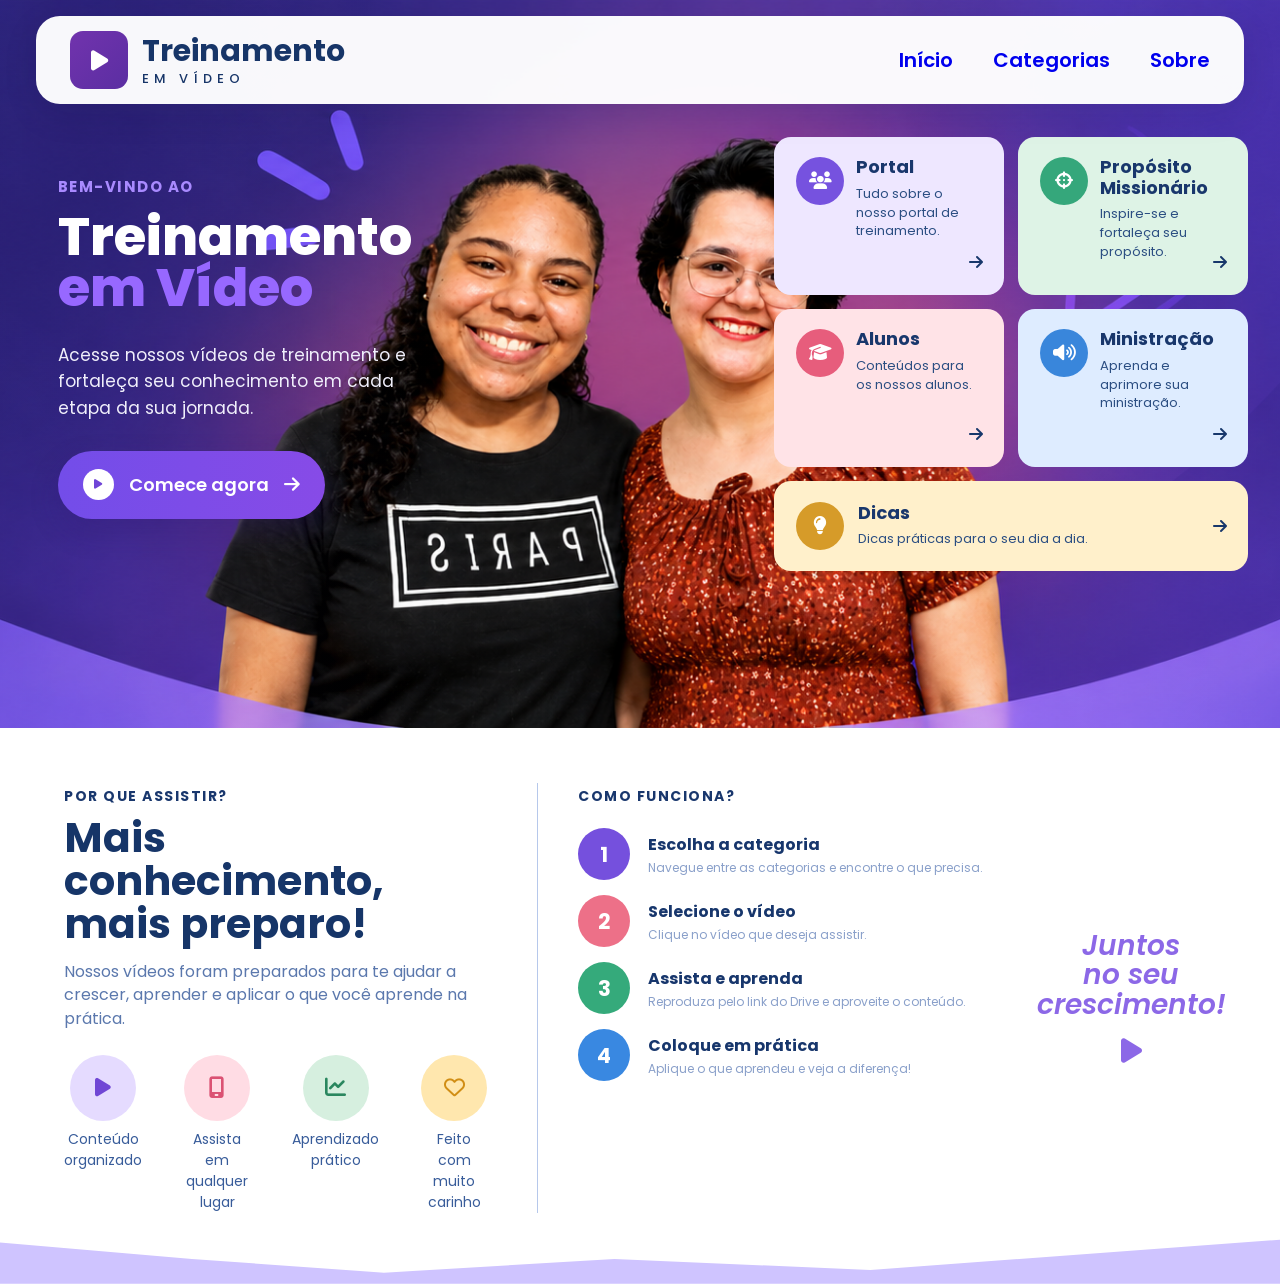
<file: index.html>
<!DOCTYPE html>
<html lang="pt-BR">

<head>
    <meta charset="UTF-8">
    <meta name="viewport" content="width=device-width, initial-scale=1.0">
    <meta name="description" content="Treinamento em vídeo">
    <title>Treinamento em Vídeo</title>

    <!--==============GOOGLE FONTS==============-->
    <link rel="preconnect" href="https://fonts.googleapis.com">
    <link rel="preconnect" href="https://fonts.gstatic.com" crossorigin>
    <link href="https://fonts.googleapis.com/css2?family=Poppins:wght@400;500;600;700;800&display=swap" rel="stylesheet">

    <!--==============FONT AWESOME==============-->
    <link rel="stylesheet" href="https://cdnjs.cloudflare.com/ajax/libs/font-awesome/6.5.2/css/all.min.css">

    <!--==============CSS==============-->
    <link rel="stylesheet" href="./style/styles.css">
</head>

<body>
    <!--==============HERO==============-->
    <section class="hero" id="inicio">

        <!--==============HEADER==============-->
        <header class="header">
            
            <!-- LOGO -->
            <a href="#inicio" class="logo">
                <div class="logo-icon">
                    <i class="fa-solid fa-play"></i>
                </div>

                <div class="logo-text">
                    <strong>Treinamento</strong>
                    <span>EM VÍDEO</span>
                </div>
            </a>

            <!-- MENU -->
            <nav class="menu">
                <a href="#inicio" class="active">Início</a>
                <a href="#categorias">Categorias</a>
                <a href="#sobre">Sobre</a>
            </nav>
        </header>

        <!--==============CONTEÚDO DO HERO==============-->
        <div class="hero-content">
            
            <!--==============TEXTO À ESQUERDA==============-->
            <div class="hero-text">
                <span class="small-title">BEM-VINDO AO</span>
                <h1>Treinamento<span>em Vídeo</span></h1>

                <p>
                    Acesse nossos vídeos de treinamento
                    e fortaleça seu conhecimento em
                    cada etapa da sua jornada.
                </p>

                <a href="#categorias" class="start-button">
                    <span class="button-icon">
                        <i class="fa-solid fa-play"></i>
                    </span>

                    <span>Comece agora</span>
 
                    <i class="fa-solid fa-arrow-right"></i>
                </a>
            </div>

            <!--==============CATEGORIAS À DIREITA==============-->
            <div class="categories" id="categorias">

                <!-- PORTAL -->
                <a href="categorias.html?categoria=portal" class="category-card portal">
                    <div class="category-icon">
                        <i class="fa-solid fa-users"></i>
                    </div>

                    <div class="category-content">
                        <h3>Portal</h3>
                        <p>Tudo sobre o nosso portal de treinamento.</p>
                    </div>

                    <i class="fa-solid fa-arrow-right card-arrow"></i>
                </a>

                <!-- PROPÓSITO MISSIONÁRIO -->
                <a href="categorias.html?categoria=proposito" class="category-card mission">
                    <div class="category-icon">
                        <i class="fa-solid fa-crosshairs"></i>
                    </div>

                    <div class="category-content">
                        <h3>Propósito Missionário</h3>

                        <p>Inspire-se e fortaleça seu propósito.</p>
                    </div>

                    <i class="fa-solid fa-arrow-right card-arrow"></i>
                </a>

                <!-- ALUNOS -->
                <a href="categorias.html?categoria=alunos" class="category-card students">
                    <div class="category-icon">
                        <i class="fa-solid fa-graduation-cap"></i>
                    </div>

                    <div class="category-content">
                        <h3>Alunos</h3>
                        <p>Conteúdos para os nossos alunos.</p>
                    </div>

                    <i class="fa-solid fa-arrow-right card-arrow"></i>
                </a>

                <!-- MINISTRAÇÃO -->
                <a href="categorias.html?categoria=ministracao" class="category-card ministry">
                    <div class="category-icon">
                        <i class="fa-solid fa-volume-high"></i>
                    </div>

                    <div class="category-content">
                        <h3>Ministração</h3>
                        <p>Aprenda e aprimore sua ministração.</p>
                    </div>

                    <i class="fa-solid fa-arrow-right card-arrow"></i>
                </a>

                <!-- DICAS -->
                <a href="categorias.html?categoria=dicas" class="category-card tips">
                    <div class="category-icon">
                        <i class="fa-solid fa-lightbulb"></i>
                    </div>

                    <div class="category-content">
                        <h3>Dicas</h3>
                        <p>Dicas práticas para o seu dia a dia.</p>
                    </div>

                    <i class="fa-solid fa-arrow-right card-arrow"></i>
                </a>
            </div>
        </div>
    </section>

    <!--==============SEÇÃO INFERIOR==============-->
    <section class="information" id="sobre">

        <!--==============POR QUE ASSISTIR==============-->
        <div class="why-section">
            <span class="section-label">POR QUE ASSISTIR?</span>
            <h2>Mais conhecimento,<br>mais preparo!</h2>
            <p class="section-description">
                Nossos vídeos foram preparados para te ajudar
                a crescer, aprender e aplicar o que você aprende
                na prática.
            </p>

            <!-- BENEFÍCIOS -->
            <div class="benefits">
                <div class="benefit">
                    <div class="benefit-icon purple">
                        <i class="fa-solid fa-play"></i>
                    </div>

                    <span>Conteúdo<br>organizado</span>
                </div>

                <div class="benefit">
                    <div class="benefit-icon pink">
                        <i class="fa-solid fa-mobile-screen"></i>
                    </div>

                    <span>Assista em<br>qualquer lugar</span>
                </div>

                <div class="benefit">
                    <div class="benefit-icon green">
                        <i class="fa-solid fa-chart-line"></i>
                    </div>

                    <span>Aprendizado<br>prático</span>
                </div>

                <div class="benefit">
                    <div class="benefit-icon yellow">
                        <i class="fa-regular fa-heart"></i>
                    </div>

                    <span>Feito com<br>muito carinho</span>
                </div>
            </div>
        </div>

        <!--==============COMO FUNCIONA==============-->
        <div class="how-section">
            <span class="section-label">COMO FUNCIONA?</span>

            <div class="steps">
                <!-- ETAPA 1 -->
                <div class="step">
                    <div class="step-number purple-bg">1</div>

                    <div class="step-content">
                        <h3>Escolha a categoria</h3>
                        <p>Navegue entre as categorias e encontre o que precisa.</p>
                    </div>
                </div>

                <!-- ETAPA 2 -->
                <div class="step">
                    <div class="step-number pink-bg">2</div>

                    <div class="step-content">
                        <h3>Selecione o vídeo</h3>
                        <p>Clique no vídeo que deseja assistir.</p>
                    </div>
                </div>

                <!-- ETAPA 3 -->
                <div class="step">
                    <div class="step-number green-bg">3</div>

                    <div class="step-content">
                        <h3>Assista e aprenda</h3>
                        <p>Reproduza pelo link do Drive e aproveite o conteúdo.</p>
                    </div>
                </div>

                <!-- ETAPA 4 -->
                <div class="step">
                    <div class="step-number blue-bg">4</div>

                    <div class="step-content">
                        <h3>Coloque em prática</h3>
                        <p>Aplique o que aprendeu e veja a diferença!</p>
                    </div>
                </div>
            </div>
        </div>

        <!--==============FRASE LATERAL==============-->
        <div class="growth">
            <div class="growth-text">Juntos<br>no seu<br>crescimento!</div>
            <i class="fa-solid fa-play"></i>
        </div>
    </section>

    <script src="./scripts/categorias.js"></script>
</body>
</html>
</file>
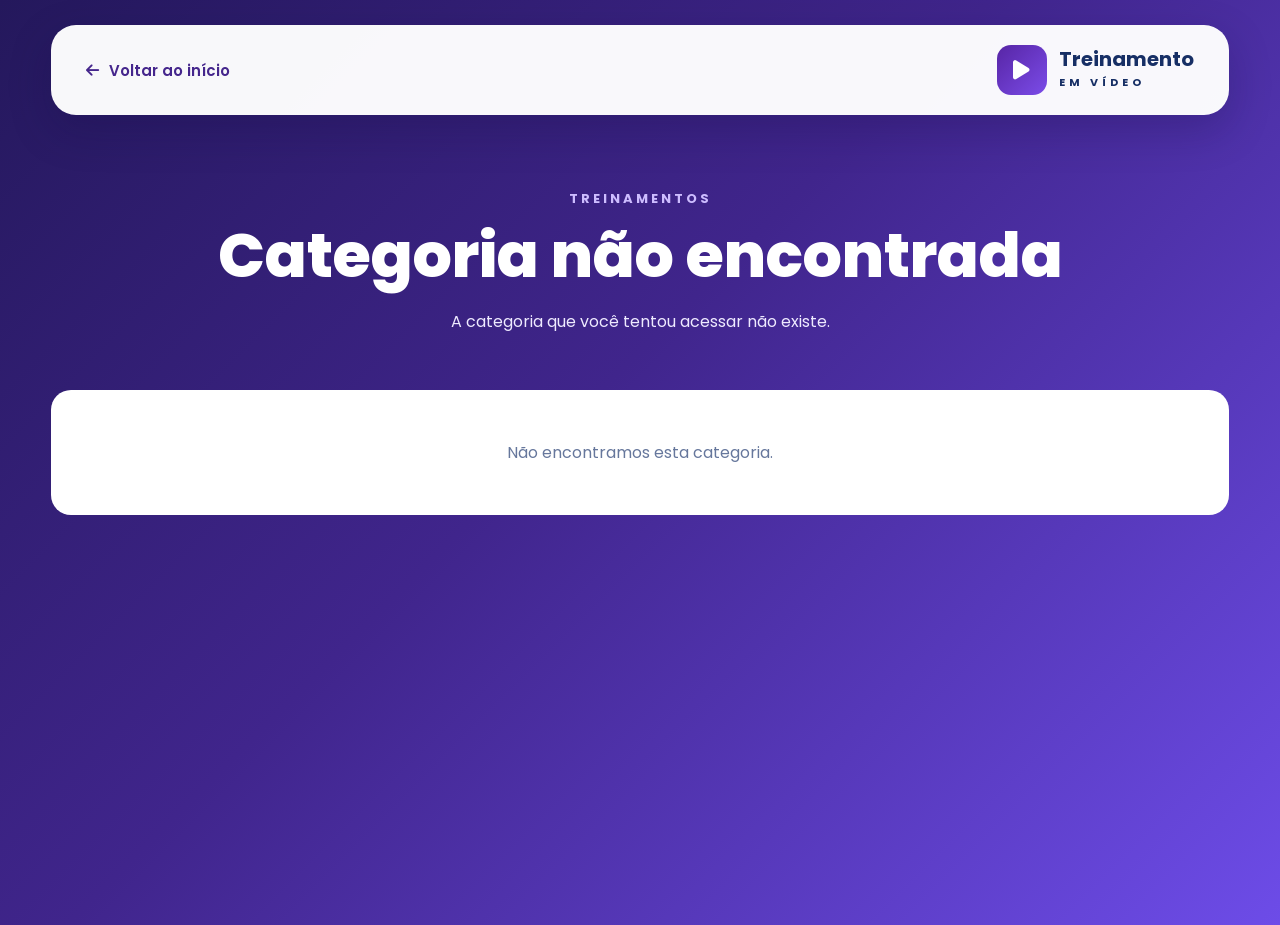
<file: categorias.html>
<!DOCTYPE html>
<html lang="pt-BR">
<head>
    <meta charset="UTF-8">
    <meta name="viewport" content="width=device-width, initial-scale=1.0">
    <meta name="description" content="Treinamentos em vídeo">
    <title>Treinamentos em Vídeo</title>

    <!--GOOGLE FONTS-->
    <link rel="preconnect" href="https://fonts.googleapis.com">
    <link rel="preconnect" href="https://fonts.gstatic.com" crossorigin>
    <link href="https://fonts.googleapis.com/css2?family=Poppins:wght@400;500;600;700;800&display=swap" rel="stylesheet">

    <!--FONT AWESOME-->
    <link rel="stylesheet" href="https://cdnjs.cloudflare.com/ajax/libs/font-awesome/6.5.2/css/all.min.css">

    <!--CSS-->
    <link rel="stylesheet" href="./style/categorias.css" >
</head>

<body>

    <!--HEADER-->
    <header class="video-header">

        <!--VOLTAR-->
        <a href="index.html" class="back-home">
            <i class="fa-solid fa-arrow-left"></i>
            <span>Voltar ao início</span>
        </a>

        <!--LOGO-->
        <div class="header-title">
            <div class="header-logo">
                <i class="fa-solid fa-play"></i>
            </div>

            <div>
                <strong>Treinamento</strong>
                <span>EM VÍDEO</span>
            </div>
        </div>
    </header>

    <!--CONTEÚDO PRINCIPAL-->
    <main class="videos-page">

        <!--CABEÇALHO DA CATEGORIA-->
        <section class="category-header">
            <span class="category-label">TREINAMENTOS</span>
            <h1 id="category-title">Carregando...</h1>
            <p id="category-description">Aguarde enquanto carregamos os treinamentos.</p>
        </section>

        <!--LISTA DE VÍDEOS-->
        <section class="videos-section">
            <div id="videos-container" class="videos-grid"></div>
        </section>
    </main>

    <script src="./scripts/categorias.js"></script>
</body>
</html>
</file>
<file: style/styles.css>
* {
    margin: 0;
    padding: 0;
    box-sizing: border-box;
}

html {scroll-behavior: smooth;}

body {
    font-family: "Poppins", sans-serif;
    background: #ffffff;
    color: #173568;
    overflow-x: hidden;
}

a {text-decoration: none;}

button,
input {font-family: inherit;}

/*================HERO================*/
.hero {
    position: relative;
    min-height: 728px;
    overflow: hidden;
    background-image: url("../img/background.png");
    background-repeat: no-repeat;
    background-position: center center;
    background-size: cover;
}

.hero::before {
    content: "";
    position: absolute;
    inset: 0;
    pointer-events: none;
    background: linear-gradient(90deg, rgba(30, 18, 83, 0.08), transparent 35%, transparent 65%, rgba(30, 18, 83, 0.05));
}

/*================HEADER================*/
.header {
    position: absolute;
    z-index: 100;
    top: 16px;
    left: 36px;
    width: calc(100% - 72px);
    height: 88px;
    padding: 0 34px;
    display: flex;
    align-items: center;
    background: rgba(255, 255, 255, 0.97);
    border-radius: 24px;
    box-shadow: 0 10px 35px rgba(18, 17, 63, 0.10);
}

.menu {
    margin-left: auto;
    display: flex;
    gap: 40px;
    font-size: 20px;
    font-weight: 600;
}

/*================LOGO================*/
.logo {
    display: flex;
    align-items: center;
    gap: 14px;
    min-width: 360px;
    color: #173568;
}

.logo-icon {
    width: 58px;
    height: 58px;
    display: flex;
    align-items: center;
    justify-content: center;
    border-radius: 13px;
    color: white;
    font-size: 23px;
    background: linear-gradient(135deg, #7133ad, #5b2ea2);
}

.logo-text {
    display: flex;
    flex-direction: column;
    line-height: 1;
}

.logo-text strong {
    font-size: 30px;
    font-weight: 700;
}

.logo-text span {
    margin-top: 6px;
    font-size: 13px;
    letter-spacing: 5px;
    font-weight: 500;
}

/*================HERO CONTENT================*/
.hero-content {
    position: relative;
    z-index: 10;
    min-height: 728px;
}

/*================TEXTO DO HERO================*/
.hero-text {
    position: absolute;
    z-index: 20;
    top: 174px;
    left: 4.5%;
    width: 31%;
}

.small-title {
    color: #a98aff;
    font-size: 15px;
    font-weight: 700;
    letter-spacing: 1.5px;
}

.hero-text h1 {
    margin-top: 12px;
    color: white;
    font-size: clamp(48px, 4.1vw, 68px);
    font-weight: 800;
    line-height: 0.98;
}

.hero-text h1 span {
    display: block;
    color: #9768ff;
}

.hero-text > p {
    max-width: 390px;
    margin-top: 28px;
    color: #f0effb;
    font-size: 17px;
    line-height: 1.55;
}

/*================BOTÃO PRINCIPAL================*/
.start-button {
    width: 267px;
    height: 68px;
    margin-top: 30px;
    padding: 0 25px;
    display: flex;
    align-items: center;
    gap: 15px;
    color: white;
    border-radius: 40px;
    background: linear-gradient(90deg, #734de9, #874be7);
    font-size: 18px;
    font-weight: 600;
    box-shadow: 0 12px 28px rgba(50, 25, 120, 0.30);
    transition: transform 0.25s ease, box-shadow 0.25s ease;
}

.start-button:hover {
    transform: translateY(-3px);
    box-shadow: 0 17px 35px rgba(50, 25, 120, 0.42);
}

.button-icon {
    width: 31px;
    height: 31px;
    display: flex;
    align-items: center;
    justify-content: center;
    border-radius: 50%;
    color: #7045d7;
    background: white;
    font-size: 11px;
}

.start-button > i {margin-left: auto;}

/*================CATEGORIAS================*/
.categories {
    position: absolute;
    z-index: 20;
    top: 137px;
    right: 2.5%;
    width: 37%;
    display: grid;
    grid-template-columns: 1fr 1fr;
    gap: 14px;
}

/*================CARDS================*/
.category-card {
    position: relative;
    min-height: 158px;
    padding: 20px 22px;
    display: grid;
    grid-template-columns: 48px 1fr;
    column-gap: 12px;
    border-radius: 17px;
    transition: transform 0.25s ease, box-shadow 0.25s ease;
}

.category-card:hover {
    transform: translateY(-5px);
    box-shadow: 0 15px 35px rgba(0, 0, 0, 0.13);
}

.category-icon {
    width: 48px;
    height: 48px;
    display: flex;
    align-items: center;
    justify-content: center;
    border-radius: 50%;
    color: white;
    font-size: 18px;
}

.category-content h3 {
    margin-bottom: 7px;
    color: #19376c;
    font-size: 18px;
    line-height: 1.15;
}

.category-content p {
    color: #2b4e82;
    font-size: 13px;
    line-height: 1.45;
}

.card-arrow {
    position: absolute;
    right: 21px;
    bottom: 25px;
    color: #17376b;
}

/*================CORES DOS CARDS================*/
.portal {background: #eee7ff;}
.portal .category-icon {background: #7652df;}
.mission {background: #def3e6;}
.mission .category-icon {background: #35a77b;}
.students {background: #ffe3e7;}
.students .category-icon {background: #e75d7c;}
.ministry {background: #deecff;}
.ministry .category-icon {background: #3986db;}

/*================CARD DICAS================*/
.tips {
    grid-column: 1 / 3;
    min-height: 90px;
    display: flex;
    align-items: center;
    gap: 14px;
    background: #fff0cb;
}

.tips .category-icon {
    flex-shrink: 0;
    background: #d69b29;
}

.tips .card-arrow {
    top: 50%;
    bottom: auto;
    transform: translateY(-50%);
}

/*================SEÇÃO INFERIOR================*/
.information {
    position: relative;
    z-index: 2;
    min-height: 400px;
    padding: 55px 5% 70px;
    display: grid;
    grid-template-columns: 1fr 1.1fr 170px;
    gap: 50px;
    background: #ffffff;
}

.information::after {
    content: "";
    position: absolute;
    z-index: -1;
    left: 0;
    right: 0;
    bottom: -1px;
    height: 55px;
    background: #cfc4ff;
    clip-path:
        polygon(
            0 25%,
            15% 55%,
            30% 80%,
            48% 55%,
            68% 75%,
            100% 20%,
            100% 100%,
            0 100%
        );
}

/*================TÍTULOS================*/
.section-label {
    color: #19376d;
    font-size: 14px;
    font-weight: 700;
    letter-spacing: 1.5px;
}

.why-section h2 {
    margin-top: 8px;
    color: #163568;
    font-size: 41px;
    line-height: 1.05;
}

.section-description {
    max-width: 450px;
    margin-top: 15px;
    color: #5b78ad;
    font-size: 16px;
    line-height: 1.45;
}

/*================BENEFÍCIOS================*/
.benefits {
    margin-top: 25px;
    display: flex;
    gap: 42px;
}

.benefit {
    color: #385c9a;
    font-size: 14px;
    text-align: center;
}

.benefit-icon {
    width: 66px;
    height: 66px;
    margin: 0 auto 8px;
    display: flex;
    align-items: center;
    justify-content: center;
    border-radius: 50%;
    font-size: 21px;
}

.purple {color: #7046d5; background: #e5dbff;}
.pink {color: #db5273; background: #ffdce4;}
.green {color: #2a875f; background: #d6efdf;}
.yellow {color: #d18e15; background: #ffe7ae;}

/*================COMO FUNCIONA================*/
.how-section {padding-left: 40px; border-left: 1px solid #b6c8eb;}

.steps {
    margin-top: 20px;
    display: flex;
    flex-direction: column;
    gap: 15px;
}

.step {
    display: flex;
    align-items: center;
    gap: 18px;
}

.step-number {
    width: 52px;
    height: 52px;
    flex-shrink: 0;
    display: flex;
    align-items: center;
    justify-content: center;
    border-radius: 50%;
    color: white;
    font-size: 21px;
    font-weight: 700;
}

.purple-bg {background: #7550dd;}
.pink-bg {background: #ed7088;}
.green-bg {background: #35aa7b;}
.blue-bg {background: #3988e1;}
.step-content h3 {color: #17366c; font-size: 16px;}

.step-content p {
    margin-top: 2px;
    color: #8aa0ca;
    font-size: 12px;
}

/*================FRASE LATERAL================*/
.growth {
    display: flex;
    flex-direction: column;
    align-items: center;
    justify-content: center;
    text-align: center;
}

.growth-text {
    color: #8c68e7;
    font-size: 28px;
    font-weight: 600;
    font-style: italic;
    line-height: 1.05;
}

.growth > i {
    margin-top: 18px;
    color: #8c68e7;
    font-size: 28px;
}

/*================MEDIA QUERIES - TABLET================*/
@media (max-width: 1250px) {
    .logo {min-width: 280px;}
    .logo-text strong {font-size: 24px;}
    .menu {gap: 25px;}
    .search-box {width: 220px;}
    .categories {width: 39%;}
}

/*================MEDIA QUERIES - TABLET================*/
@media (max-width: 1050px) {
    .header {
        left: 15px;
        width: calc(100% - 30px);
        padding: 0 20px;
    }

    .menu {display: none;}
    .hero {min-height: 850px;}
    .hero-content {min-height: 850px;}
    .hero-text {top: 170px; width: 45%;}
    .categories {width: 44%;}
}

/*================MEDIA QUERIES - CELULAR================*/
@media (max-width: 760px) {

    .hero {
        min-height: auto;
        background-position: center top;
        background-size: auto 650px;
        background-color: #332080;
    }

    .header {
        position: relative;
        top: 0;
        left: 0;
        width: 100%;
        height: 75px;
        padding: 0 18px;
        border-radius: 0;
    }

    .logo {min-width: auto;}
    .logo-icon {width: 44px; height: 44px;}
    .logo-text strong {font-size: 18px;}
    .logo-text span {font-size: 8px; letter-spacing: 3px;}
    .menu {display: none;}
    .header-right {gap: 8px;}

    .search-box {
        width: 42px;
        height: 42px;
        padding: 0;
        justify-content: center;
    }

    .search-box input {display: none;}
    .profile-button {width: 42px; height: 42px;}

    /*================HERO CONTENT MOBILE================*/
    .hero-content {min-height: auto; padding: 50px 20px 50px;}

    .hero-text {
        position: relative;
        top: auto;
        left: auto;
        width: 100%;
        text-align: center;
    }

    .hero-text h1 {font-size: 45px;}
    .hero-text > p {margin-left: auto; margin-right: auto;}
    .start-button {margin-left: auto; margin-right: auto;}

    /*================CATEGORIAS MOBILE================*/
    .categories {
        position: relative;
        top: auto;
        right: auto;
        width: 100%;
        margin-top: 50px;
        grid-template-columns: 1fr;
    }

    .tips {grid-column: auto;}

    /*================INFORMAÇÕES================*/
    .information {
        padding: 45px 25px 80px;
        grid-template-columns: 1fr;
        gap: 40px;
    }

    .why-section h2 {font-size: 34px;}

    .benefits {
        display: grid;
        grid-template-columns: 1fr 1fr;
        gap: 25px;
    }

    .how-section {
        padding-left: 0;
        padding-top: 30px;
        border-left: none;
    }

    .growth {display: none;}
}

/*================CELULAR PEQUENO================*/
@media (max-width: 480px) {
    .hero {background-size: auto 560px;}
    .logo-text strong {font-size: 16px;}
    .logo-text span {font-size: 7px;}
    .hero-text h1 {font-size: 39px;}
    .category-card {min-height: 140px;}
    .category-content h3 {font-size: 16px;}
    .category-content p {font-size: 11px;}
    .tips {min-height: 85px;}
    .benefits {gap: 18px;}
}
</file>
<file: style/categorias.css>
* {
    margin: 0;
    padding: 0;
    box-sizing: border-box;
}


/*===============BODY===============*/
body {
    font-family: "Poppins", sans-serif;
    min-height: 100vh;
    background: linear-gradient(135deg, #24185c 0%, #40258c 45%, #6d4ce8 100%);
    color: #122c61;
}

/*===============HEADER===============*/
.video-header {
    width: 92%;
    max-width: 1450px;
    min-height: 90px;
    margin: 25px auto 0;
    padding: 18px 35px;
    background: rgba(255, 255, 255, 0.97);
    border-radius: 25px;
    display: flex;
    align-items: center;
    justify-content: space-between;
    box-shadow: 0 15px 40px rgba(18, 11, 67, 0.25);
}

/*===============BOTÃO VOLTAR===============*/
.back-home {
    text-decoration: none;
    color: #45268c;
    font-size: 15px;
    font-weight: 600;
    display: flex;
    align-items: center;
    gap: 10px;
    transition: 0.3s;
}

.back-home:hover {
    color: #6d45e8;
    transform: translateX(-4px);
}

/*===============LOGO===============*/
.header-title {
    display: flex;
    align-items: center;
    gap: 12px;
    color: #172f65;
}

.header-logo {
    width: 50px;
    height: 50px;
    border-radius: 14px;
    background: linear-gradient(135deg, #5725a5, #7b4ce8);
    display: flex;
    align-items: center;
    justify-content: center;
    color: white;
    font-size: 22px;
}

.header-title strong {
    display: block;
    font-size: 20px;
    line-height: 1;
}

.header-title span {
    display: block;
    font-size: 11px;
    font-weight: 700;
    letter-spacing: 4px;
    margin-top: 5px;
}

/*===============PÁGINA===============*/
.videos-page {
    width: 92%;
    max-width: 1450px;
    margin: 0 auto;
    padding: 70px 0 100px;
}

/*===============CABEÇALHO DA CATEGORIA===============*/
.category-header {
    text-align: center;
    color: white;
    margin-bottom: 55px;
}

.category-label {
    font-size: 13px;
    font-weight: 700;
    letter-spacing: 3px;
    color: #cdbdff;
}

.category-header h1 {
    font-size: clamp(36px, 5vw, 62px);
    line-height: 1.1;
    margin: 12px 0 18px;
    font-weight: 800;
}

.category-header p {
    max-width: 650px;
    margin: 0 auto;
    font-size: 16px;
    line-height: 1.7;
    color: #eeeaff;
}

/* ===============GRID===============*/
.videos-grid {
    display: grid;
    grid-template-columns: repeat(auto-fit, minmax(300px, 1fr));
    gap: 28px;
}

/*===============CARD DE VÍDEO===============*/
.video-card {
    background: white;
    border-radius: 25px;
    overflow: hidden;
    box-shadow: 0 20px 45px rgba(20, 10, 70, 0.25);
    transition: transform 0.3s ease, box-shadow 0.3s ease;
    display: flex;
    flex-direction: column;
}

.video-card:hover {
    transform: translateY(-8px);
    box-shadow: 0 28px 55px rgba(20, 10, 70, 0.35);
}

/*===============THUMBNAIL===============*/
.video-thumbnail {
    height: 190px;
    background: linear-gradient(135deg, #3b2085, #7950e8);
    display: flex;
    align-items: center;
    justify-content: center;
    position: relative;
    overflow: hidden;
}

.video-thumbnail::before {
    content: "";
    position: absolute;
    width: 180px;
    height: 180px;
    border-radius: 50%;
    background: rgba(255, 255, 255, 0.08);
    top: -80px;
    right: -50px;
}

.video-thumbnail i {
    width: 70px;
    height: 70px;
    border-radius: 50%;
    background: white;
    color: #552ba8;
    display: flex;
    align-items: center;
    justify-content: center;
    font-size: 25px;
    position: relative;
    z-index: 2;
}

/*===============INFORMAÇÕES===============*/
.video-info {padding: 25px;}

.video-info h3 {
    font-size: 20px;
    line-height: 1.3;
    margin-bottom: 10px;
    color: #172f65;
}

.video-info p {
    font-size: 14px;
    line-height: 1.6;
    color: #66779c;
    min-height: 45px;
    margin-bottom: 22px;
}

/*===============BOTÃO===============*/
.watch-button {
    display: inline-flex;
    align-items: center;
    justify-content: center;
    gap: 9px;
    text-decoration: none;
    background: linear-gradient(135deg, #6235d7, #8958ef);
    color: white;
    padding: 12px 20px;
    border-radius: 12px;
    font-size: 14px;
    font-weight: 600;
    transition: 0.3s;
}

.watch-button:hover {
    transform: translateY(-2px);
    box-shadow: 0 8px 20px rgba(91, 47, 210, 0.3);
}

/*===============SEM VÍDEOS===============*/
.no-videos {
    background: white;
    border-radius: 20px;
    padding: 50px;
    text-align: center;
    color: #66779c;
    grid-column: 1 / -1;
}

/*===============RESPONSIVO===============*/
@media (max-width: 700px) {
    .video-header {
        width: 94%;
        padding: 15px 20px;
        flex-direction: column;
        gap: 15px;
        align-items: flex-start;
    }

    .header-title {order: -1;}
    .videos-page {width: 94%; padding-top: 45px;}
    .category-header {text-align: left;}
    .category-header p {margin: 0;}
    .videos-grid { grid-template-columns: 1fr;}
}
</file>
